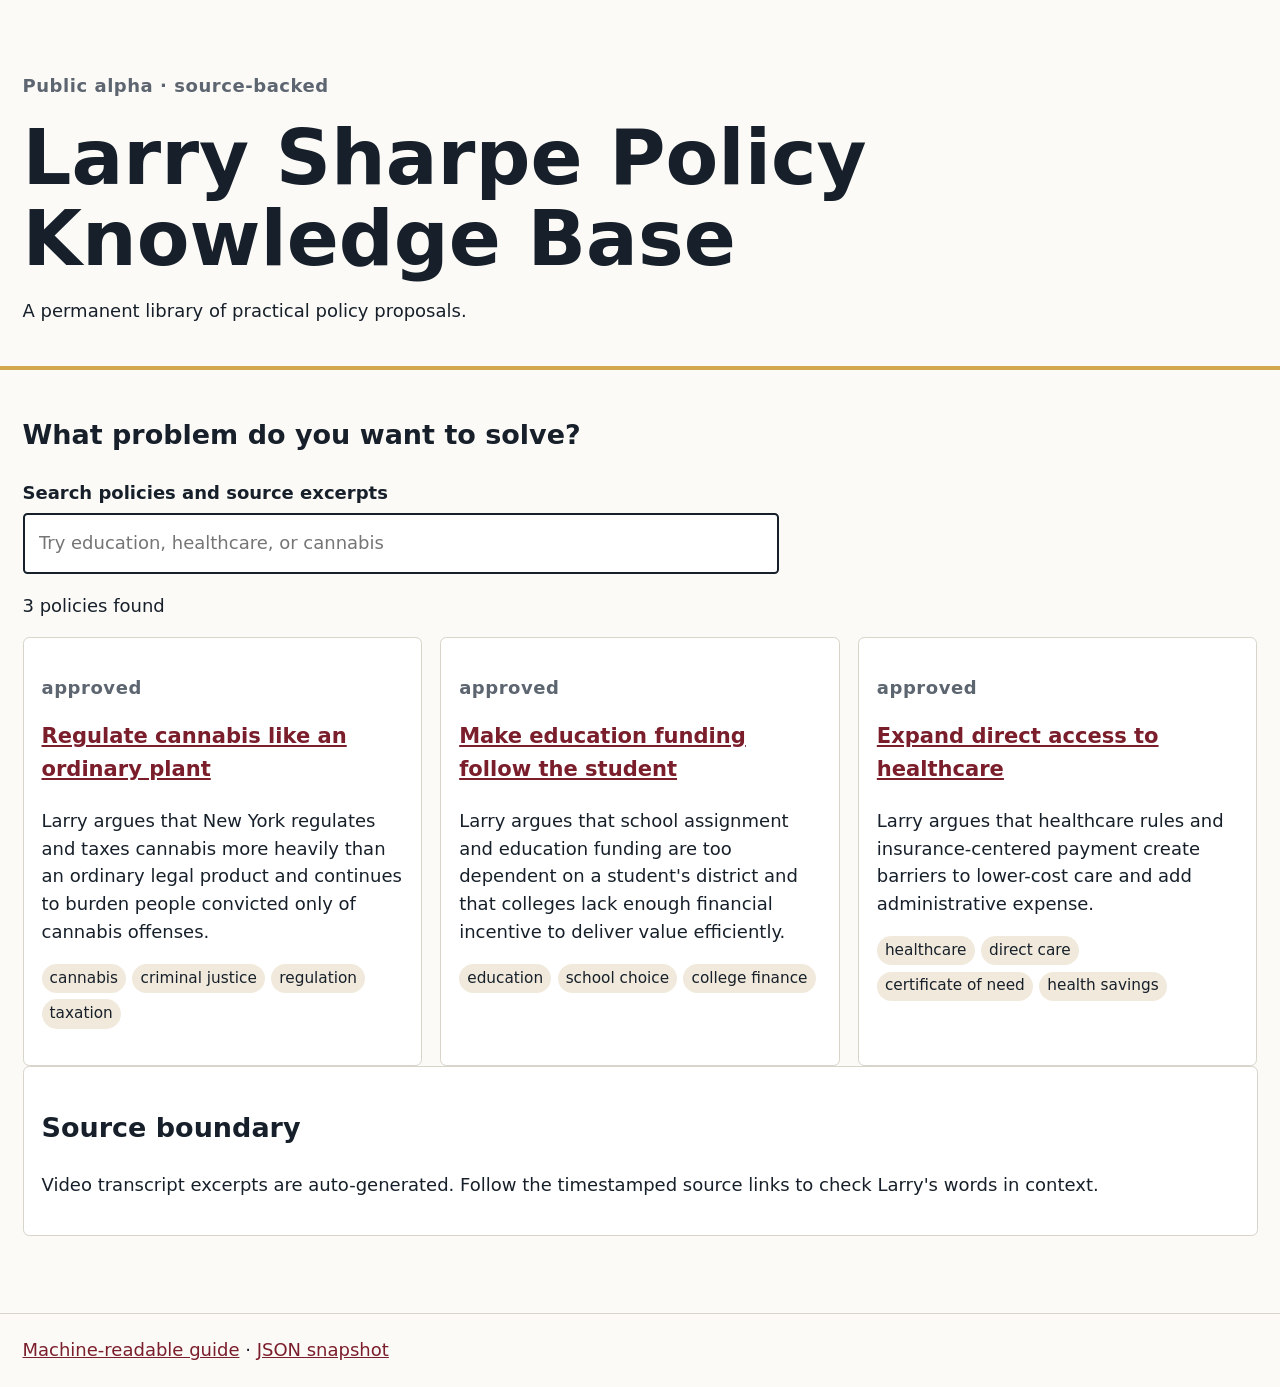
<file: index.html>
<!doctype html>
<html lang="en"><head><meta charset="utf-8"><meta name="viewport" content="width=device-width,initial-scale=1"><meta name="description" content="Source-backed Larry Sharpe policy proposals"><title>Larry Sharpe Policy Knowledge Base</title><link rel="stylesheet" href="assets/style.css"></head>
<body><a class="skip" href="#main">Skip to content</a><header><p class="eyebrow">Public alpha · source-backed</p><h1>Larry Sharpe Policy Knowledge Base</h1><p>A permanent library of practical policy proposals.</p></header>
<main id="main"><section aria-labelledby="search-title"><h2 id="search-title">What problem do you want to solve?</h2><label for="policy-search">Search policies and source excerpts</label><input id="policy-search" type="search" autocomplete="off" placeholder="Try education, healthcare, or cannabis"><p id="search-status" role="status" aria-live="polite"></p><div id="policy-results" class="grid"></div><noscript><h3>Browse every policy</h3><ul><li><a href="policies/cannabis-like-a-plant.html">Regulate cannabis like an ordinary plant</a></li><li><a href="policies/education-funding-portability.html">Make education funding follow the student</a></li><li><a href="policies/healthcare-direct-access.html">Expand direct access to healthcare</a></li></ul></noscript></section>
<section class="notice" aria-labelledby="boundary-title"><h2 id="boundary-title">Source boundary</h2><p>Video transcript excerpts are auto-generated. Follow the timestamped source links to check Larry's words in context.</p></section></main>
<footer><a href="llms.txt">Machine-readable guide</a> · <a href="policy-snapshot-v0.1.0.json">JSON snapshot</a></footer><script src="assets/app.js" defer></script></body></html>
</file>
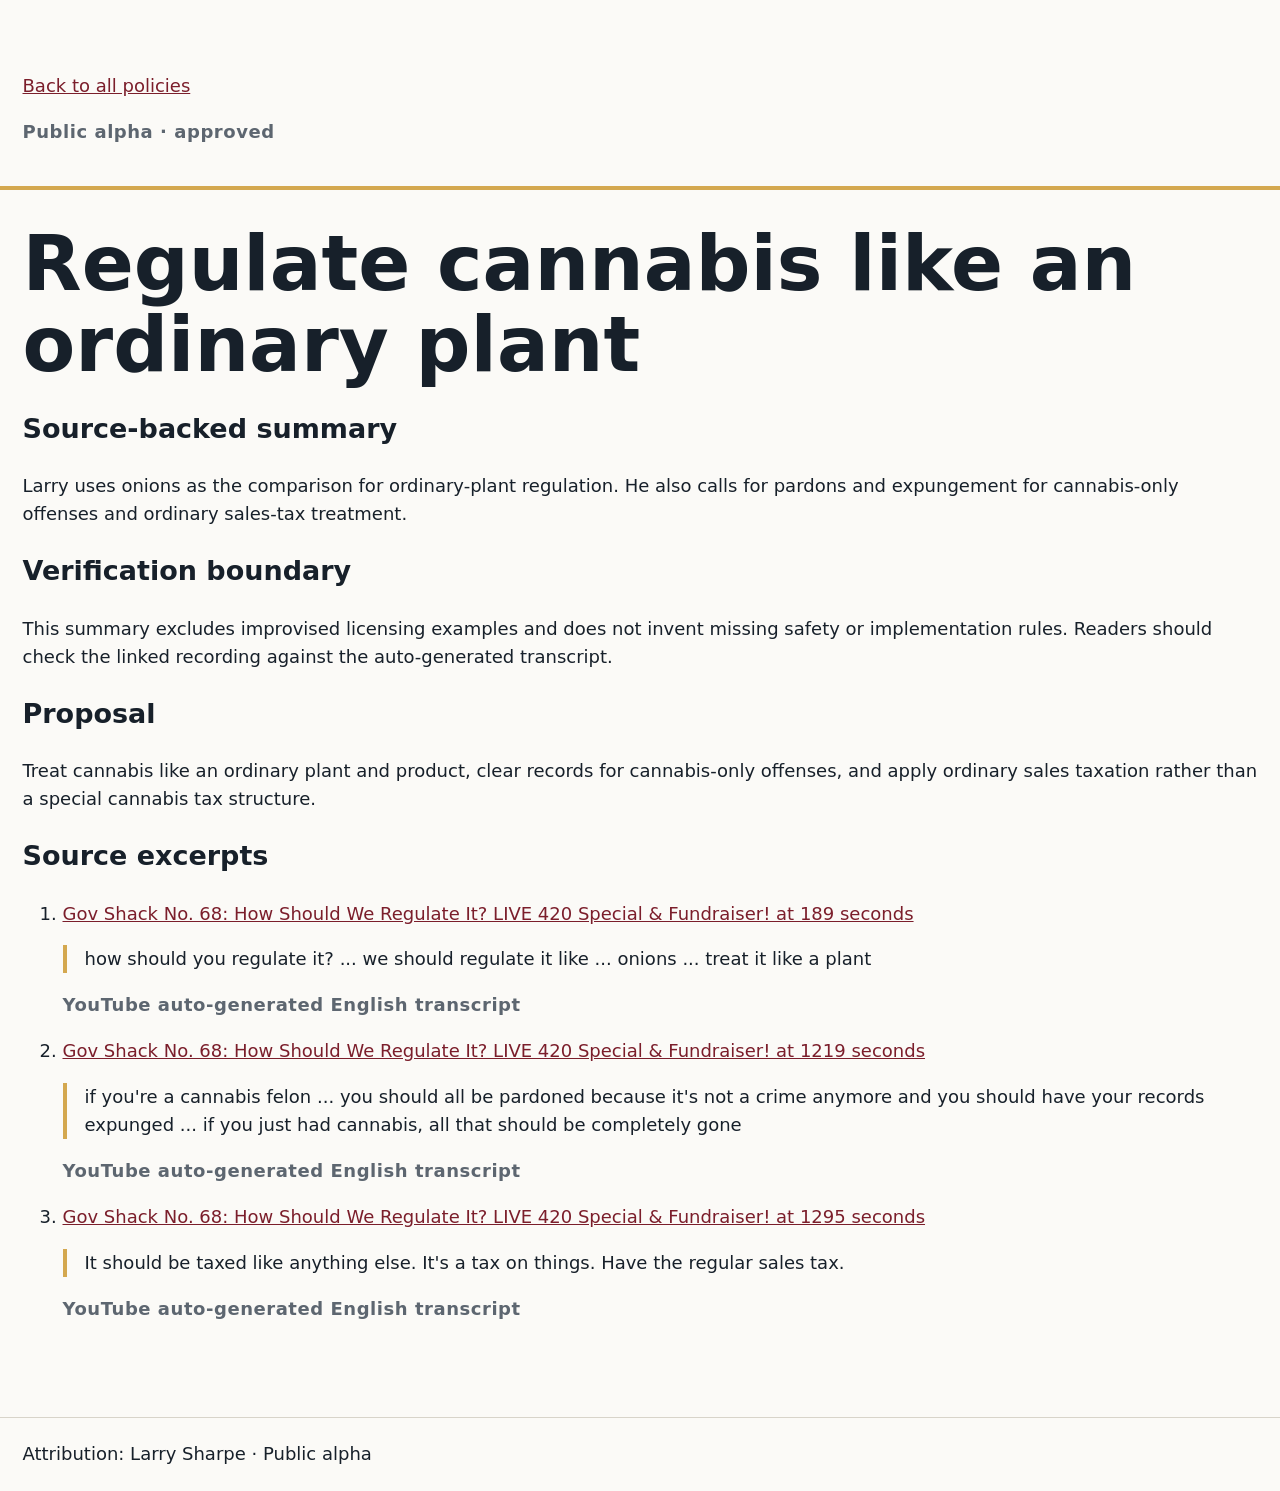
<file: policies/cannabis-like-a-plant.html>
<!doctype html><html lang="en"><head><meta charset="utf-8"><meta name="viewport" content="width=device-width,initial-scale=1"><title>Regulate cannabis like an ordinary plant</title><link rel="stylesheet" href="../assets/style.css"></head><body><a class="skip" href="#main">Skip to content</a><header><p><a href="../index.html">Back to all policies</a></p><p class="eyebrow">Public alpha · approved</p></header><main id="main"><h1>Regulate cannabis like an ordinary plant</h1>
<h2>Source-backed summary</h2>
<p>Larry uses onions as the comparison for ordinary-plant regulation. He also calls for pardons and expungement for cannabis-only offenses and ordinary sales-tax treatment.</p>
<h2>Verification boundary</h2>
<p>This summary excludes improvised licensing examples and does not invent missing safety or implementation rules. Readers should check the linked recording against the auto-generated transcript.</p><h2>Proposal</h2><p>Treat cannabis like an ordinary plant and product, clear records for cannabis-only offenses, and apply ordinary sales taxation rather than a special cannabis tax structure.</p><h2>Source excerpts</h2><ol><li><a href="https://www.youtube.com/watch?v=1bChgIW8gOA&amp;t=189s">Gov Shack No. 68: How Should We Regulate It? LIVE 420 Special &amp; Fundraiser! at 189 seconds</a><blockquote>how should you regulate it? ... we should regulate it like ... onions ... treat it like a plant</blockquote><p class="meta">YouTube auto-generated English transcript</p></li><li><a href="https://www.youtube.com/watch?v=1bChgIW8gOA&amp;t=1219s">Gov Shack No. 68: How Should We Regulate It? LIVE 420 Special &amp; Fundraiser! at 1219 seconds</a><blockquote>if you&#x27;re a cannabis felon ... you should all be pardoned because it&#x27;s not a crime anymore and you should have your records expunged ... if you just had cannabis, all that should be completely gone</blockquote><p class="meta">YouTube auto-generated English transcript</p></li><li><a href="https://www.youtube.com/watch?v=1bChgIW8gOA&amp;t=1295s">Gov Shack No. 68: How Should We Regulate It? LIVE 420 Special &amp; Fundraiser! at 1295 seconds</a><blockquote>It should be taxed like anything else. It&#x27;s a tax on things. Have the regular sales tax.</blockquote><p class="meta">YouTube auto-generated English transcript</p></li></ol></main><footer>Attribution: Larry Sharpe · Public alpha</footer></body></html>
</file>
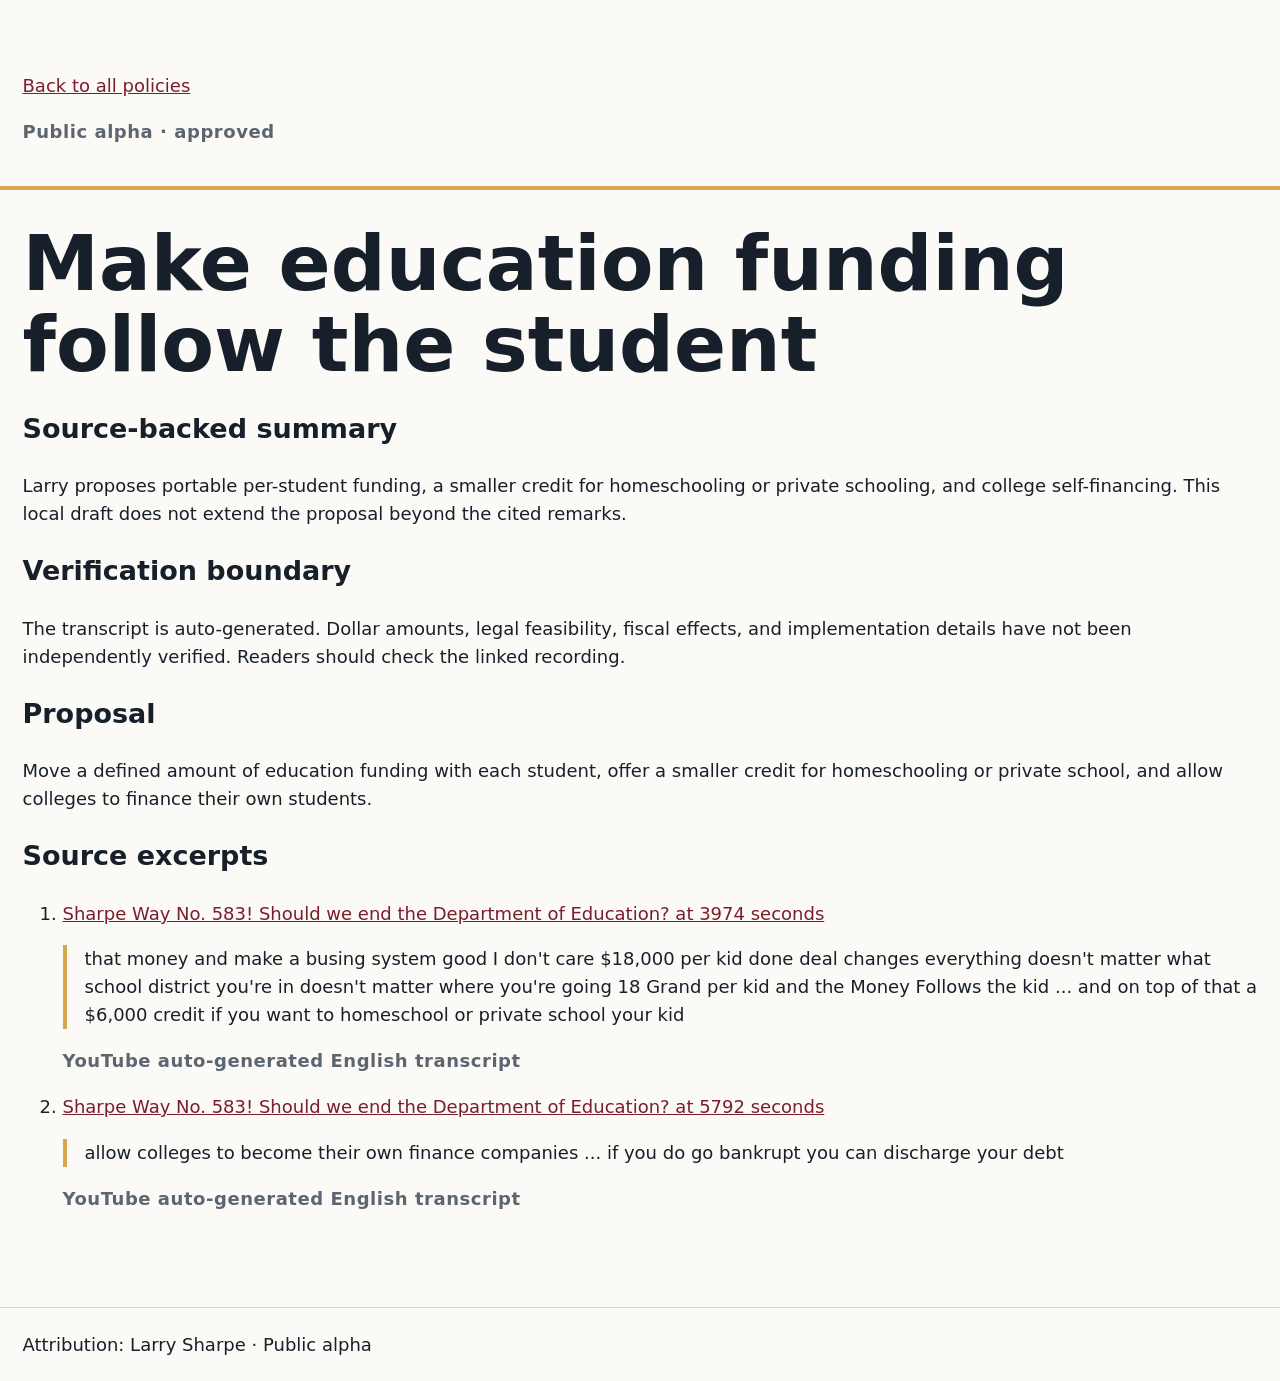
<file: policies/education-funding-portability.html>
<!doctype html><html lang="en"><head><meta charset="utf-8"><meta name="viewport" content="width=device-width,initial-scale=1"><title>Make education funding follow the student</title><link rel="stylesheet" href="../assets/style.css"></head><body><a class="skip" href="#main">Skip to content</a><header><p><a href="../index.html">Back to all policies</a></p><p class="eyebrow">Public alpha · approved</p></header><main id="main"><h1>Make education funding follow the student</h1>
<h2>Source-backed summary</h2>
<p>Larry proposes portable per-student funding, a smaller credit for homeschooling or private schooling, and college self-financing. This local draft does not extend the proposal beyond the cited remarks.</p>
<h2>Verification boundary</h2>
<p>The transcript is auto-generated. Dollar amounts, legal feasibility, fiscal effects, and implementation details have not been independently verified. Readers should check the linked recording.</p><h2>Proposal</h2><p>Move a defined amount of education funding with each student, offer a smaller credit for homeschooling or private school, and allow colleges to finance their own students.</p><h2>Source excerpts</h2><ol><li><a href="https://www.youtube.com/watch?v=vq1mgXe438w&amp;t=3974s">Sharpe Way No. 583! Should we end the Department of Education? at 3974 seconds</a><blockquote>that money and make a busing system good I don&#x27;t care $18,000 per kid done deal changes everything doesn&#x27;t matter what school district you&#x27;re in doesn&#x27;t matter where you&#x27;re going 18 Grand per kid and the Money Follows the kid ... and on top of that a $6,000 credit if you want to homeschool or private school your kid</blockquote><p class="meta">YouTube auto-generated English transcript</p></li><li><a href="https://www.youtube.com/watch?v=vq1mgXe438w&amp;t=5792s">Sharpe Way No. 583! Should we end the Department of Education? at 5792 seconds</a><blockquote>allow colleges to become their own finance companies ... if you do go bankrupt you can discharge your debt</blockquote><p class="meta">YouTube auto-generated English transcript</p></li></ol></main><footer>Attribution: Larry Sharpe · Public alpha</footer></body></html>
</file>
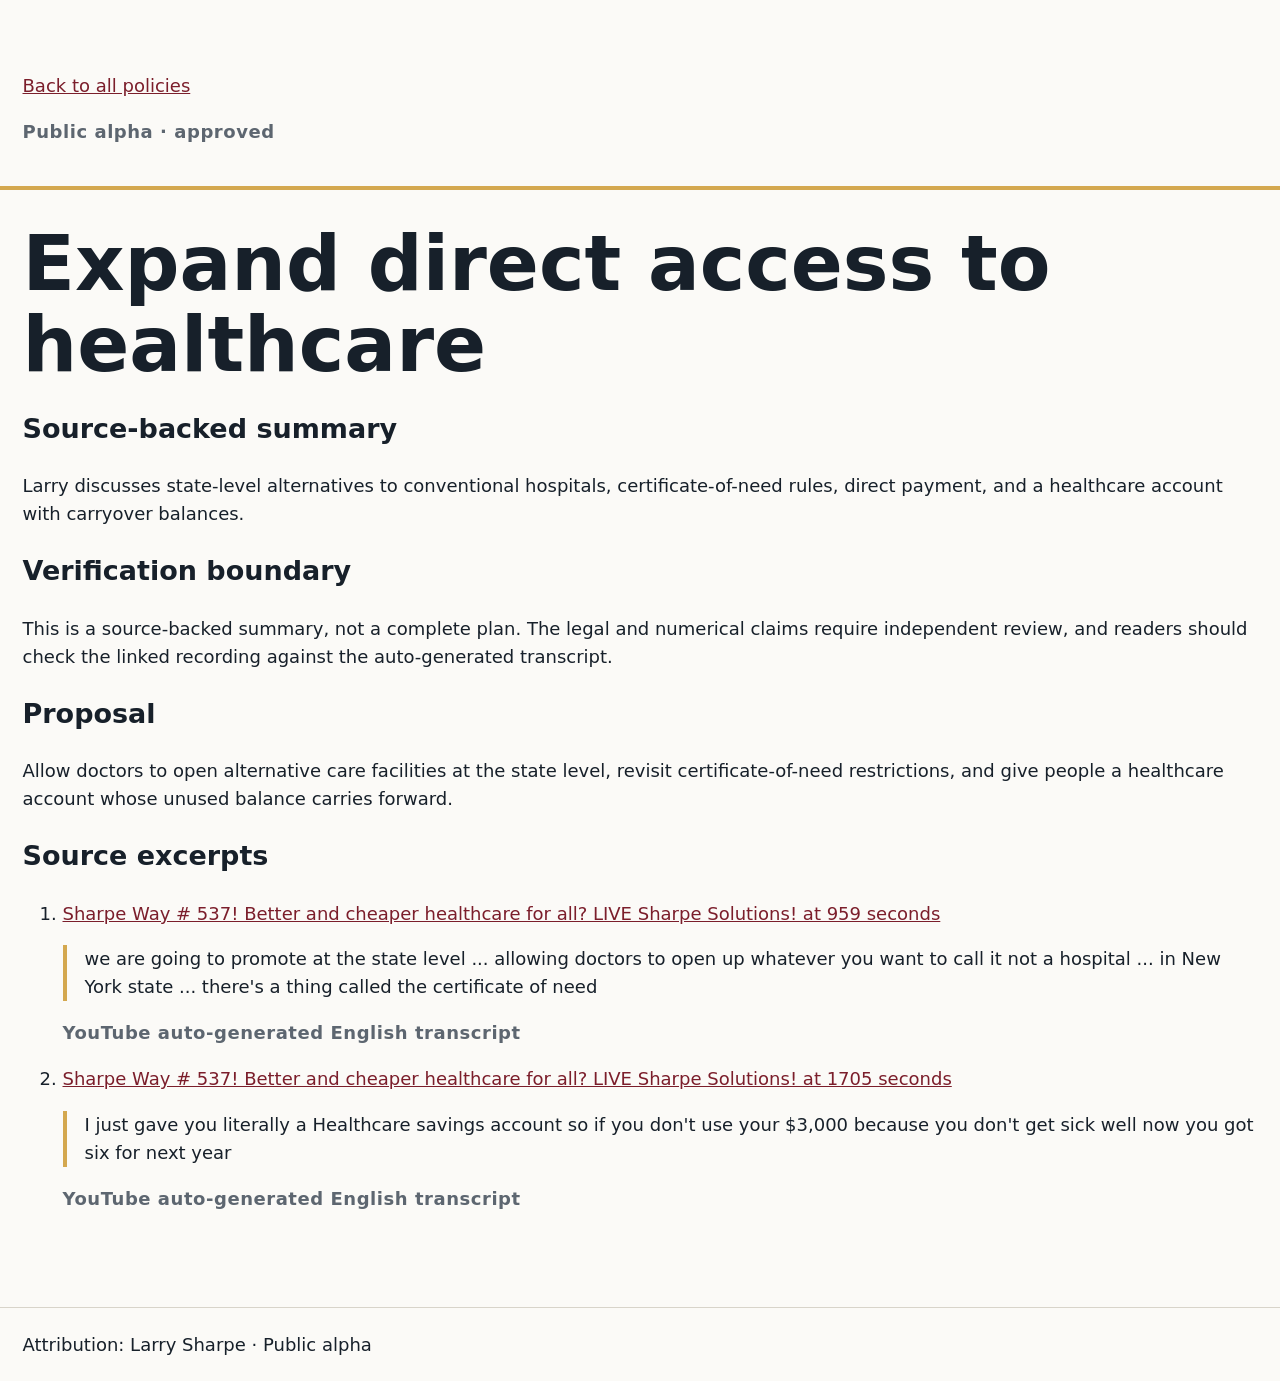
<file: policies/healthcare-direct-access.html>
<!doctype html><html lang="en"><head><meta charset="utf-8"><meta name="viewport" content="width=device-width,initial-scale=1"><title>Expand direct access to healthcare</title><link rel="stylesheet" href="../assets/style.css"></head><body><a class="skip" href="#main">Skip to content</a><header><p><a href="../index.html">Back to all policies</a></p><p class="eyebrow">Public alpha · approved</p></header><main id="main"><h1>Expand direct access to healthcare</h1>
<h2>Source-backed summary</h2>
<p>Larry discusses state-level alternatives to conventional hospitals, certificate-of-need rules, direct payment, and a healthcare account with carryover balances.</p>
<h2>Verification boundary</h2>
<p>This is a source-backed summary, not a complete plan. The legal and numerical claims require independent review, and readers should check the linked recording against the auto-generated transcript.</p><h2>Proposal</h2><p>Allow doctors to open alternative care facilities at the state level, revisit certificate-of-need restrictions, and give people a healthcare account whose unused balance carries forward.</p><h2>Source excerpts</h2><ol><li><a href="https://www.youtube.com/watch?v=rCrIEsZ_SO4&amp;t=959s">Sharpe Way # 537! Better and cheaper healthcare for all? LIVE Sharpe Solutions! at 959 seconds</a><blockquote>we are going to promote at the state level ... allowing doctors to open up whatever you want to call it not a hospital ... in New York state ... there&#x27;s a thing called the certificate of need</blockquote><p class="meta">YouTube auto-generated English transcript</p></li><li><a href="https://www.youtube.com/watch?v=rCrIEsZ_SO4&amp;t=1705s">Sharpe Way # 537! Better and cheaper healthcare for all? LIVE Sharpe Solutions! at 1705 seconds</a><blockquote>I just gave you literally a Healthcare savings account so if you don&#x27;t use your $3,000 because you don&#x27;t get sick well now you got six for next year</blockquote><p class="meta">YouTube auto-generated English transcript</p></li></ol></main><footer>Attribution: Larry Sharpe · Public alpha</footer></body></html>
</file>
<file: assets/style.css>
:root{--ink:#17202a;--muted:#5d6670;--paper:#fbfaf7;--card:#fff;--accent:#7b1e2b;--gold:#d4a84f;--line:#d8d4ca;--focus:#065fd4;font:18px/1.55 system-ui,-apple-system,Segoe UI,sans-serif;color:var(--ink);background:var(--paper)}*{box-sizing:border-box}body{margin:0}a{color:var(--accent)}a:focus-visible,input:focus-visible{outline:3px solid var(--focus);outline-offset:3px}.skip{position:absolute;left:-9999px}.skip:focus{left:1rem;top:1rem;background:#fff;padding:.6rem;z-index:2}header,main,footer{max-width:72rem;margin:auto;padding:1.25rem}header{padding-top:3rem;border-bottom:4px solid var(--gold)}h1{font-size:clamp(2rem,6vw,4.5rem);line-height:1.05;margin:.15em 0}.eyebrow,.meta{color:var(--muted);font-weight:700;letter-spacing:.03em}label{display:block;font-weight:700;margin-bottom:.35rem}input{width:100%;max-width:42rem;padding:.8rem;border:2px solid var(--ink);font:inherit;border-radius:.25rem}.grid{display:grid;grid-template-columns:repeat(auto-fit,minmax(min(100%,18rem),1fr));gap:1rem;margin-top:1rem}.card,.notice{background:var(--card);border:1px solid var(--line);border-radius:.35rem;padding:1rem}.card h3{margin-top:0}.tags{display:flex;flex-wrap:wrap;gap:.35rem;list-style:none;padding:0}.tags li{background:#f1eadc;padding:.15rem .45rem;border-radius:1rem;font-size:.85rem}blockquote{border-left:4px solid var(--gold);margin:1rem 0;padding-left:1rem}footer{border-top:1px solid var(--line);margin-top:3rem}@media(max-width:30rem){:root{font-size:16px}header,main,footer{padding:1rem}}@media(prefers-reduced-motion:reduce){*{scroll-behavior:auto!important}}
</file>
